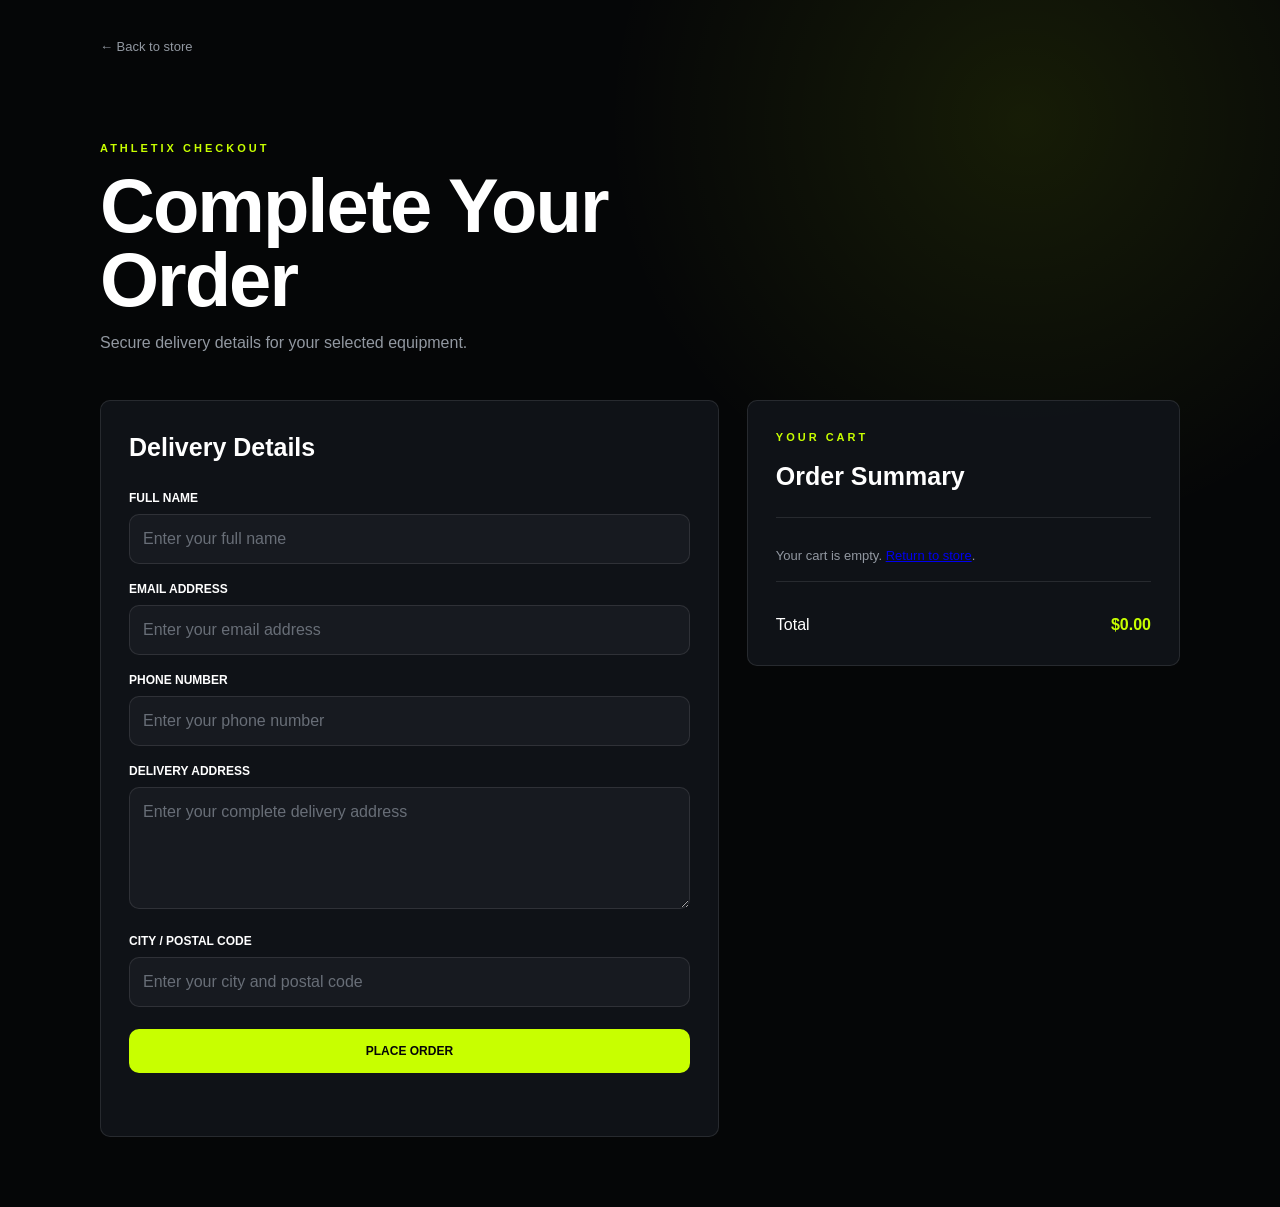
<file: checkout/index.html>
<!DOCTYPE html>
<html lang="en">
<head>
    <meta charset="UTF-8">
    <meta name="viewport" content="width=device-width, initial-scale=1.0">
    <title>ATHLETIX | Checkout</title>
    <link rel="stylesheet" href="style.css">
</head>
<body>
    <main class="checkout-page">
        <a class="back-link" href="../index.html">&larr; Back to store</a>

        <header class="checkout-header">
            <p>ATHLETIX CHECKOUT</p>
            <h1>Complete Your Order</h1>
            <span>Secure delivery details for your selected equipment.</span>
        </header>

        <div class="checkout-layout">
            <form id="checkout-form" class="checkout-form">
                <h2>Delivery Details</h2>

                <label for="customer-name">Full Name</label>
                <input type="text" id="customer-name" name="name" placeholder="Enter your full name" autocomplete="name" required>

                <label for="customer-email">Email Address</label>
                <input type="email" id="customer-email" name="email" placeholder="Enter your email address" autocomplete="email" required>

                <label for="customer-phone">Phone Number</label>
                <input type="tel" id="customer-phone" name="phone" placeholder="Enter your phone number" autocomplete="tel" required>

                <label for="customer-address">Delivery Address</label>
                <textarea id="customer-address" name="address" rows="4" placeholder="Enter your complete delivery address" autocomplete="street-address" required></textarea>

                <label for="customer-location">City / Postal Code</label>
                <input type="text" id="customer-location" name="location" placeholder="Enter your city and postal code" autocomplete="postal-code" required>

                <button type="submit">Place Order</button>
                <p class="form-message" id="form-message" role="status" aria-live="polite"></p>
            </form>

            <aside class="order-summary">
                <p class="eyebrow">YOUR CART</p>
                <h2>Order Summary</h2>
                <div id="order-items"></div>
                <div class="summary-total">
                    <span>Total</span>
                    <strong id="order-total">$0.00</strong>
                </div>
            </aside>
        </div>
    </main>

    <script src="script.js"></script>
</body>
</html>
</file>
<file: checkout/style.css>
* {
    box-sizing: border-box;
}

:root {
    --black: #050607;
    --dark: #111419;
    --dark-2: #171a20;
    --white: #ffffff;
    --text: #e8e9eb;
    --muted: #9298a1;
    --primary: #c8ff00;
    --border: rgba(255, 255, 255, 0.1);
    --danger: #ff6262;
}

body {
    min-height: 100vh;
    margin: 0;
    background: radial-gradient(circle at 80% 10%, rgba(200, 255, 0, 0.09), transparent 28%), var(--black);
    color: var(--text);
    font-family: Inter, Arial, Helvetica, sans-serif;
    line-height: 1.5;
    scrollbar-color: #c8ff00 #050607;
    scrollbar-width: auto;
}

::-webkit-scrollbar {
    width: 9px;
}

::-webkit-scrollbar-track {
    background: var(--black);
}

::-webkit-scrollbar-thumb {
    background: var(--primary);
    border-radius: 20px;
}

::-webkit-scrollbar-thumb:hover {
    background: #a9db00;
}

button,
input,
textarea {
    font: inherit;
}

.checkout-page {
    width: min(1080px, calc(100% - 40px));
    margin: 0 auto;
    padding: 34px 0 70px;
}

.back-link {
    color: var(--muted);
    font-size: 13px;
    text-decoration: none;
}

.back-link:hover {
    color: var(--primary);
}

.checkout-header {
    max-width: 650px;
    margin: 82px 0 45px;
}

.checkout-header p,
.eyebrow {
    margin: 0 0 12px;
    color: var(--primary);
    font-size: 11px;
    font-weight: 900;
    letter-spacing: 3px;
}

.checkout-header h1 {
    margin: 0 0 14px;
    color: var(--white);
    font-size: clamp(42px, 7vw, 76px);
    line-height: 0.98;
    letter-spacing: -2px;
}

.checkout-header span {
    color: var(--muted);
}

.checkout-layout {
    display: grid;
    grid-template-columns: minmax(0, 1fr) minmax(280px, 0.7fr);
    gap: 28px;
    align-items: start;
}

.checkout-form,
.order-summary {
    padding: 28px;
    border: 1px solid var(--border);
    background: rgba(17, 20, 25, 0.92);
}

.checkout-form h2,
.order-summary h2 {
    margin: 0 0 22px;
    color: var(--white);
    font-size: 25px;
}

.checkout-form label {
    display: block;
    margin-top: 16px;
    color: var(--white);
    font-size: 12px;
    font-weight: 800;
    text-transform: uppercase;
}

.checkout-form label:first-of-type {
    margin-top: 0;
}

.checkout-form input,
.checkout-form textarea {
    width: 100%;
    margin-top: 7px;
    padding: 12px 13px;
    border: 1px solid var(--border);
    outline: none;
    background: var(--dark-2);
    color: var(--white);
    resize: vertical;
}

.checkout-form input:focus,
.checkout-form textarea:focus {
    border-color: var(--primary);
}

.checkout-form input::placeholder,
.checkout-form textarea::placeholder {
    color: #686e77;
}

.checkout-form button {
    width: 100%;
    margin-top: 22px;
    padding: 13px 16px;
    border: 0;
    background: var(--primary);
    color: var(--black);
    cursor: pointer;
    font-size: 12px;
    font-weight: 900;
    text-transform: uppercase;
}

.checkout-form button:hover {
    background: var(--white);
}

.form-message {
    min-height: 22px;
    margin: 13px 0 0;
    color: var(--primary);
    font-size: 13px;
}

#order-items {
    border-top: 1px solid var(--border);
}

.order-item,
.empty-order {
    padding: 15px 0;
    border-bottom: 1px solid var(--border);
    color: var(--muted);
    font-size: 13px;
}

.order-item {
    display: flex;
    justify-content: space-between;
    gap: 15px;
}

.order-item strong {
    display: block;
    color: var(--white);
}

.summary-total {
    display: flex;
    justify-content: space-between;
    gap: 15px;
    padding-top: 18px;
    color: var(--white);
}

.summary-total strong {
    color: var(--primary);
}

.checkout-form,
.order-summary,
.checkout-form input,
.checkout-form textarea,
.checkout-form button {
    border-radius: 10px;
}

@media (max-width: 720px) {
    .checkout-page {
        width: min(100% - 28px, 560px);
        padding-top: 24px;
    }

    .checkout-header {
        margin-top: 60px;
    }

    .checkout-layout {
        grid-template-columns: 1fr;
    }

    .checkout-form,
    .order-summary {
        padding: 21px;
    }
}
</file>
